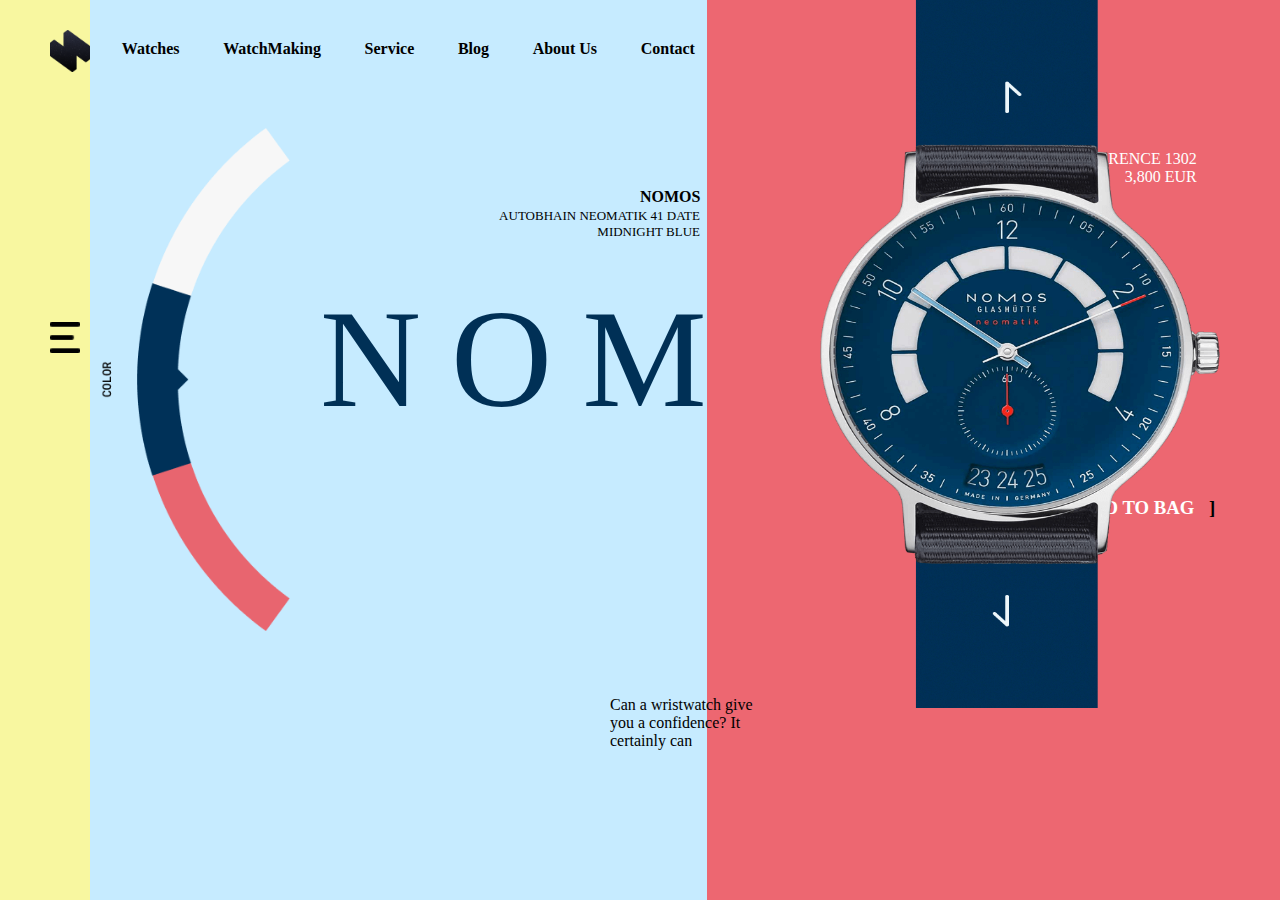
<file: UI-Website2/index.html>
<!DOCTYPE html>
<html lang="en">

<head>
    <meta charset="UTF-8">
    <meta name="viewport" content="width=device-width, initial-scale=1.0">
    <title>Document</title>
    <link rel="stylesheet" href="styles.css" />
</head>

<body>
    <section class="first-section">
        <article class="side-nav">
            <img src="./static/images/LOGO.png" alt="logo" class="logo" />
            <img src="./static/images/menu.png" alt="nav" class="navbar" />
        </article>

        <article class="second-section">
            <nav>
                <ul>
                    <li>Watches</li>
                    <li>WatchMaking</li>
                    <li>Service</li>
                    <li>Blog</li>
                    <li>About Us</li>
                    <li>Contact</li>
                </ul>
            </nav>

            <h4>NOMOS</h4>
            <p class="para">AUTOBHAIN NEOMATIK 41 DATE MIDNIGHT BLUE</p>

            <div class="main-content">
                <img src="./static/images/Color-Picker.png" alt="image" class="color-picker" />
                <h1>N</h1>
                <h1>O</h1>
                <h1>M</h1>
            </div>

            <p class="para2">Can a wristwatch give you a confidence? It certainly can </p>
        </article>


        <article class="watch-section">
            <img src="./static/images/Watch.png" alt="watch-img" class="watch-img" />
        </article>

        <article class="last-section">
            <p class="para3">REFERENCE 1302 3,800 EUR</p>

            <h1 class="S-header">S</h1>

            <h3>[ <span>ADD TO BAG </span>]</h3>
        </article>
    </section>

</body>

</html>
</file>
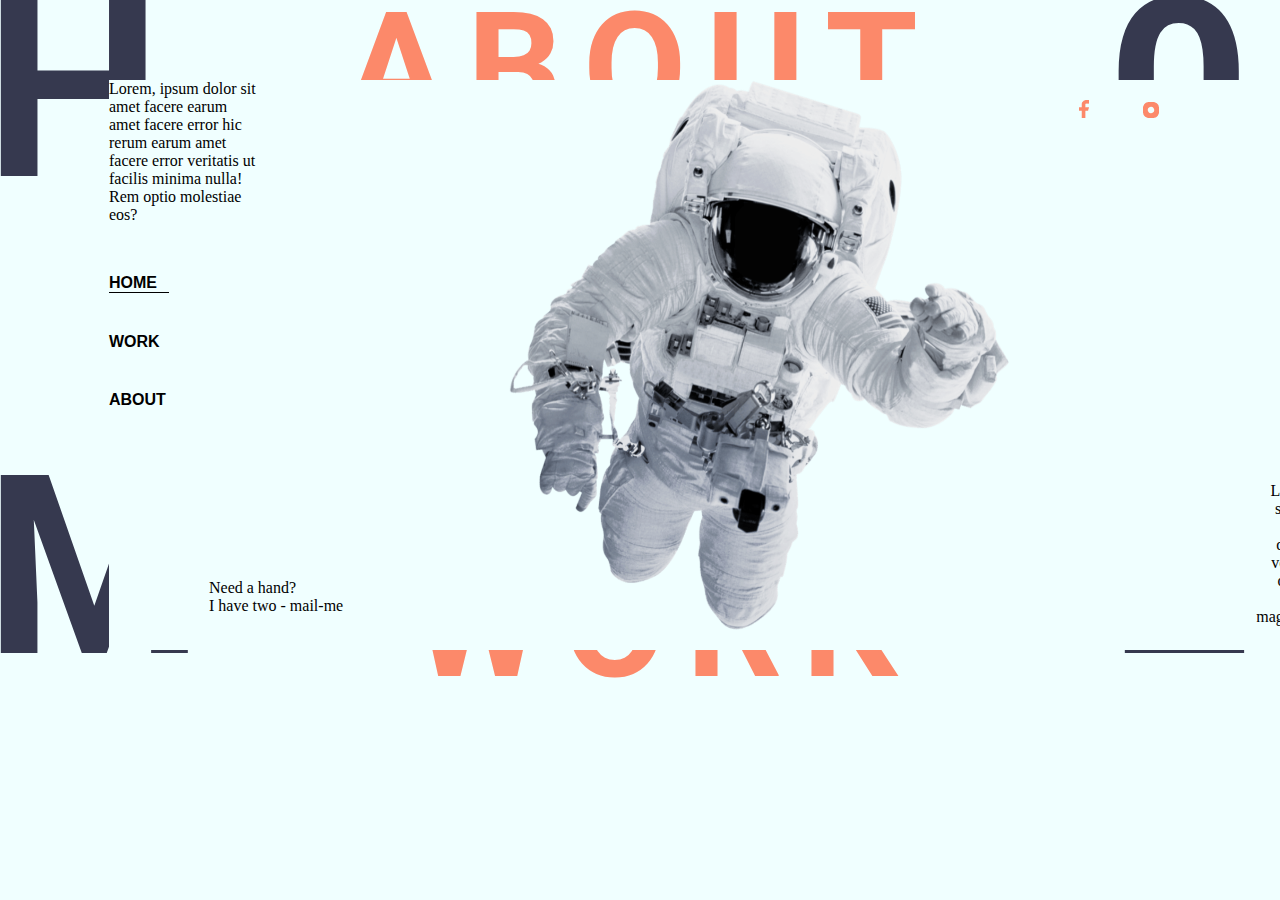
<file: UI-Website3/main.html>
<!DOCTYPE html>
<html lang="en">
  <head>
    <meta charset="UTF-8" />
    <meta name="viewport" content="width=device-width, initial-scale=1.0" />
    <link rel="stylesheet" href="./index.css" />
    <link
      rel="stylesheet"
      href="https://fonts.googleapis.com/css2?family=RobotoMono:wght@500;700&display=swap"
    />
    <link rel="preconnect" href="https://fonts.googleapis.com" />
    <link rel="preconnect" href="https://fonts.gstatic.com" crossorigin />
    <link
      href="https://fonts.googleapis.com/css2?family=Heebo:wght@600&family=Roboto:wght@500&display=swap"
      rel="stylesheet"
    />
    <title>Document</title>
  </head>

  <body>
    <section class="char-section">
      <article class="char-set1">
        <h1>H</h1>
        <h2 class="h2-abt">ABOUT</h2>
        <h1 class="char-o">0</h1>
      </article>
      <article class="char-set2">
        <h1>M</h1>
        <h2 class="h2-wrk">WORK</h2>
        <h1 class="char-E">E</h1>
      </article>

      <article class="main-container">
        <div class="side-section">
          <p class="side-para">
            Lorem, ipsum dolor sit amet facere earum amet facere error hic rerum
            earum amet facere error veritatis ut facilis minima nulla! Rem optio
            molestiae eos?
          </p>
          <nav>
            <li class="home">Home</li>
            <li>Work</li>
            <li>About</li>
          </nav>

          <div class="btm-para">
            <p>Need a hand?</p>
            <p>I have two - mail-me</p>
          </div>
        </div>
        
        <figure>
          <img src="./Astronaut.png" alt="img" class="ast-img"/>
        </figure>

        <div class="last-section">
          <div class="social-icons">
            <img src="./facebook (1).png"/>
            <img src="./Combined Shape.png" class="insta-icon"/>
          </div>
          <p class="ls-sec-para">Lorem ipsum dolor sit, necessitatibus? Illo iure porro ducimus excepturi veniam nostrum ad odio ullam at non, itaque beatae magnam sunt repellat reprehenderit!</p>
        </div>
      </article>
    </section>
  </body>
</html>
</file>
<file: UI-Website2/styles.css>
*{
    margin: 0;
    padding: 0;
    box-sizing: border-box;
}

.first-section{
    display: flex;
}

.side-nav{
    width: 150px;
    height: 100vh;
    display: flex;
    flex-direction: column;
    background-color: #F8F7A0;
    cursor: pointer;
}

.logo{
    width: 40px;
    padding-top: 30px;
    margin-left: 50px;
}
.navbar{
    width: 30px;
    margin-top: 250px;
    margin-left: 50px;
    
}


.second-section{
    width: 850px;
    background-color: #C6EBFF;
}



ul{
    display: flex;
    justify-content: space-around;
    margin-top: 40px;
}

li{
    list-style: none;
    padding-left: 20px;
    cursor: pointer;
    font-weight:550;
}

.main-content{
 display: flex;
 margin-left: 10px;
 margin-top: 20px; 
 position: relative;
}

.para{
    position: absolute;
    width: 250px;
    margin-top: 150px;
    text-align: right;
    margin-left: 360px;
    font-size: 13px;
}

.para2{
    position: absolute;
    width: 150px;
    bottom: 150px;
    left: 410px;
}

h4{
    position: absolute;
    margin-left: 550px;
    margin-top: 130px;
}

.color-picker{
    width: 190px;
    margin-top: 50px;
}

h1{
    margin-top: 200px;
    font-size: 140px;
    font-weight: 500;
    margin-left: 30px;
    color: #003056;
}



.watch-section{
    position: absolute;
    left: 890px;
}

.watch-img{
    width: 400px;
    height: 708px;
    margin-left: -70px;
}

.last-section{
    background-color: #ED6771;
    width: 600px;
    padding: 150px;
}

.para3{
    color: white;
    width: 140px;
    text-align: right;
}

h3{
    width: 200px;
    margin-top: 80px;
}
span{
    color: white;
    padding: 10px;
}

p,h3{
    margin-left: 200px;

}

.S-header{
    margin-top: 70px;
    margin-left: 200px;
    font-size: 140px;
    font-weight: 500;
    color: #003056;
}
</file>
<file: UI-Website3/index.css>
*{
  margin: 0;
  padding: 0;
  box-sizing: border-box;
  background-color: #F0FFFF;
}

.char-section{
  position: relative;
}


.char-set1,.char-set2{
  display: flex;
  justify-content: space-between;
}

.char-set2{
  margin-top: 240px;
}

.char-o,.char-E{
  margin-right: 30px;
}

h1{
  border: 0;
  margin: 0;
  font-size: 250px;
  font-weight: 700;
  margin-top: -56px;
  margin-left: -15px;
  font-family: 'Roboto', sans-serif;
  color: #36394F;
}

h2{
  font-size: 150px;
  font-family: 'Roboto', sans-serif;
  letter-spacing: 20px;
  color: #FC896A;
}

.h2-abt{
  margin-top: -20px;
}
.h2-wrk{
margin-top: 60px;
}

.main-container{
  width: 1290px;
  height: 570px;
  background-color: #F0FFFF;
  position: absolute;
  bottom: 200px;
  left: 109px;
  top: 80px;
  display: flex;
}

.side-para{
  width: 150px;
  font-family: 'Times New Roman', Times, serif;
  text-align: left;
}

.btm-para{
  width:150px;
  margin-top: 170px;
  margin-left: 100px;
}

nav{
  margin-top: 50px;
}

.home{
  border-bottom: 1px solid black;
  width: 60px;
}

li{
  list-style: none;
  margin-top: 40px;
  text-transform: uppercase;
  font-weight: 550;
  font-family: 'Gill Sans', 'Gill Sans MT', Calibri, 'Trebuchet MS', sans-serif;
  cursor: pointer;
}

.ast-img{
  width: 500px;
  height: 550px;
  margin-left: 150px;
}

.social-icons{
  padding: 20px;
  margin-left: 50px;
  cursor: pointer;
}

.insta-icon{
  margin-left: 50px;
}

.ls-sec-para{
  width: 140px;
  margin-top: 340px;
  margin-left: 245px;
  text-align: right;
  cursor: pointer;
}
</file>
